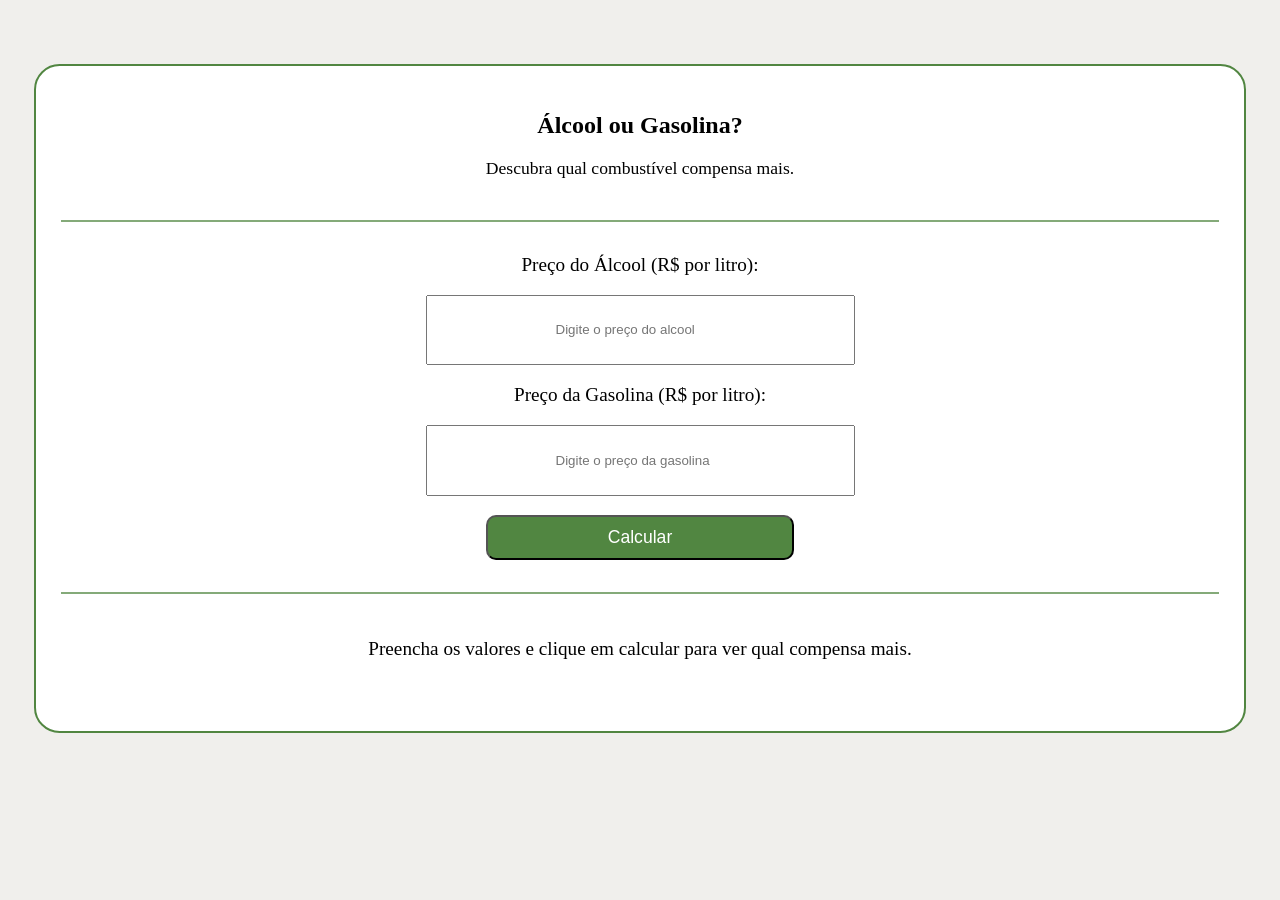
<file: alcool/index.html>
<!DOCTYPE html>
<html lang="en">

<head>
    <meta charset="UTF-8">
    <meta name="viewport" content="width=device-width, initial-scale=1.0">
    <title>Vai de alcool?</title>
    <link rel="stylesheet" href="style.css">
</head>
<body>
    <section>
        <div class="titulo">
            <h1>Álcool ou Gasolina?</h1>
            <h2>Descubra qual combustível compensa mais.</h2>
        </div>
        <div class="form">
            <p>
                <label for="alcool">Preço do Álcool (R$ por litro):</label>
            </p>
            <p>
                <input placeholder="Digite o preço do alcool" type="number" id="alcool">
            </p>
            <p>
                <label for="gasolina">Preço da Gasolina (R$ por litro):</label>
            </p>
            <p>
                <input placeholder="Digite o preço da gasolina" type="number" id="gasolina">
            </p>
            <p class="btn">
                <button id="calcular" class="calcular" onclick="compensa()" >Calcular</button>
            </p>
        </div>
        <div class="resultado">
            <p class="compensa" id="compensa">Preencha os valores e clique em calcular para ver qual compensa mais.</p>

        </div>









    </section>

</body>
<script src="script.js"></script>

</html>
</file>
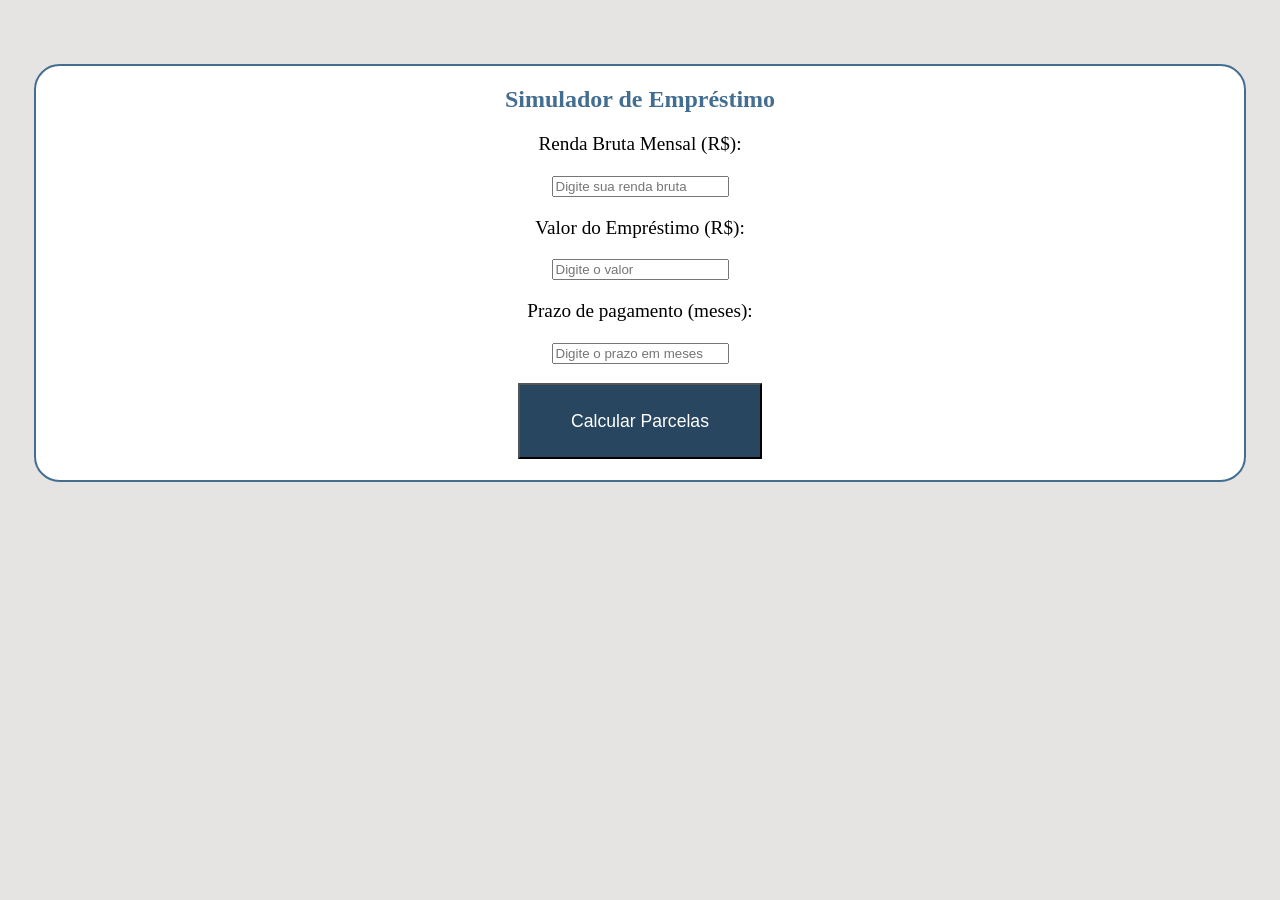
<file: simulador-emprestimo/index.html>
<!doctype html>
<html lang="en">
  <head>
    <meta charset="UTF-8" />
    <meta name="viewport" content="width=device-width, initial-scale=1.0" />
    <title>Simulador de Empréstimo</title>
    <link rel="stylesheet" href="style.css" />
  </head>

  <body>
    <section class="formulario">
      <h1>Simulador de Empréstimo</h1>
      <form>
        <p>
          <label for="bruto">Renda Bruta Mensal (R$):</label>
        </p>
        <p>
          <input
            id="bruto"
            type="number"
            placeholder="Digite sua renda bruta"
          />
        </p>
        <p>
          <label for="valor">Valor do Empréstimo (R$):</label>
        </p>
        <p>
          <input id="valor" type="number" placeholder="Digite o valor" />
        </p>
        <p>
          <label for="prazo">Prazo de pagamento (meses):</label>
        </p>
        <p>
          <input
            id="prazo"
            type="number"
            placeholder="Digite o prazo em meses"
          />
        </p>
        <p>
          <button id="submit" onclick="calculo()">Calcular Parcelas</button>
        </p>
      </form>

      <p id="resposta"></p>

      <p class="permissao" id="permissao"></p>
    </section>
  </body>
  <script src="script.js"></script>
</html>
</file>
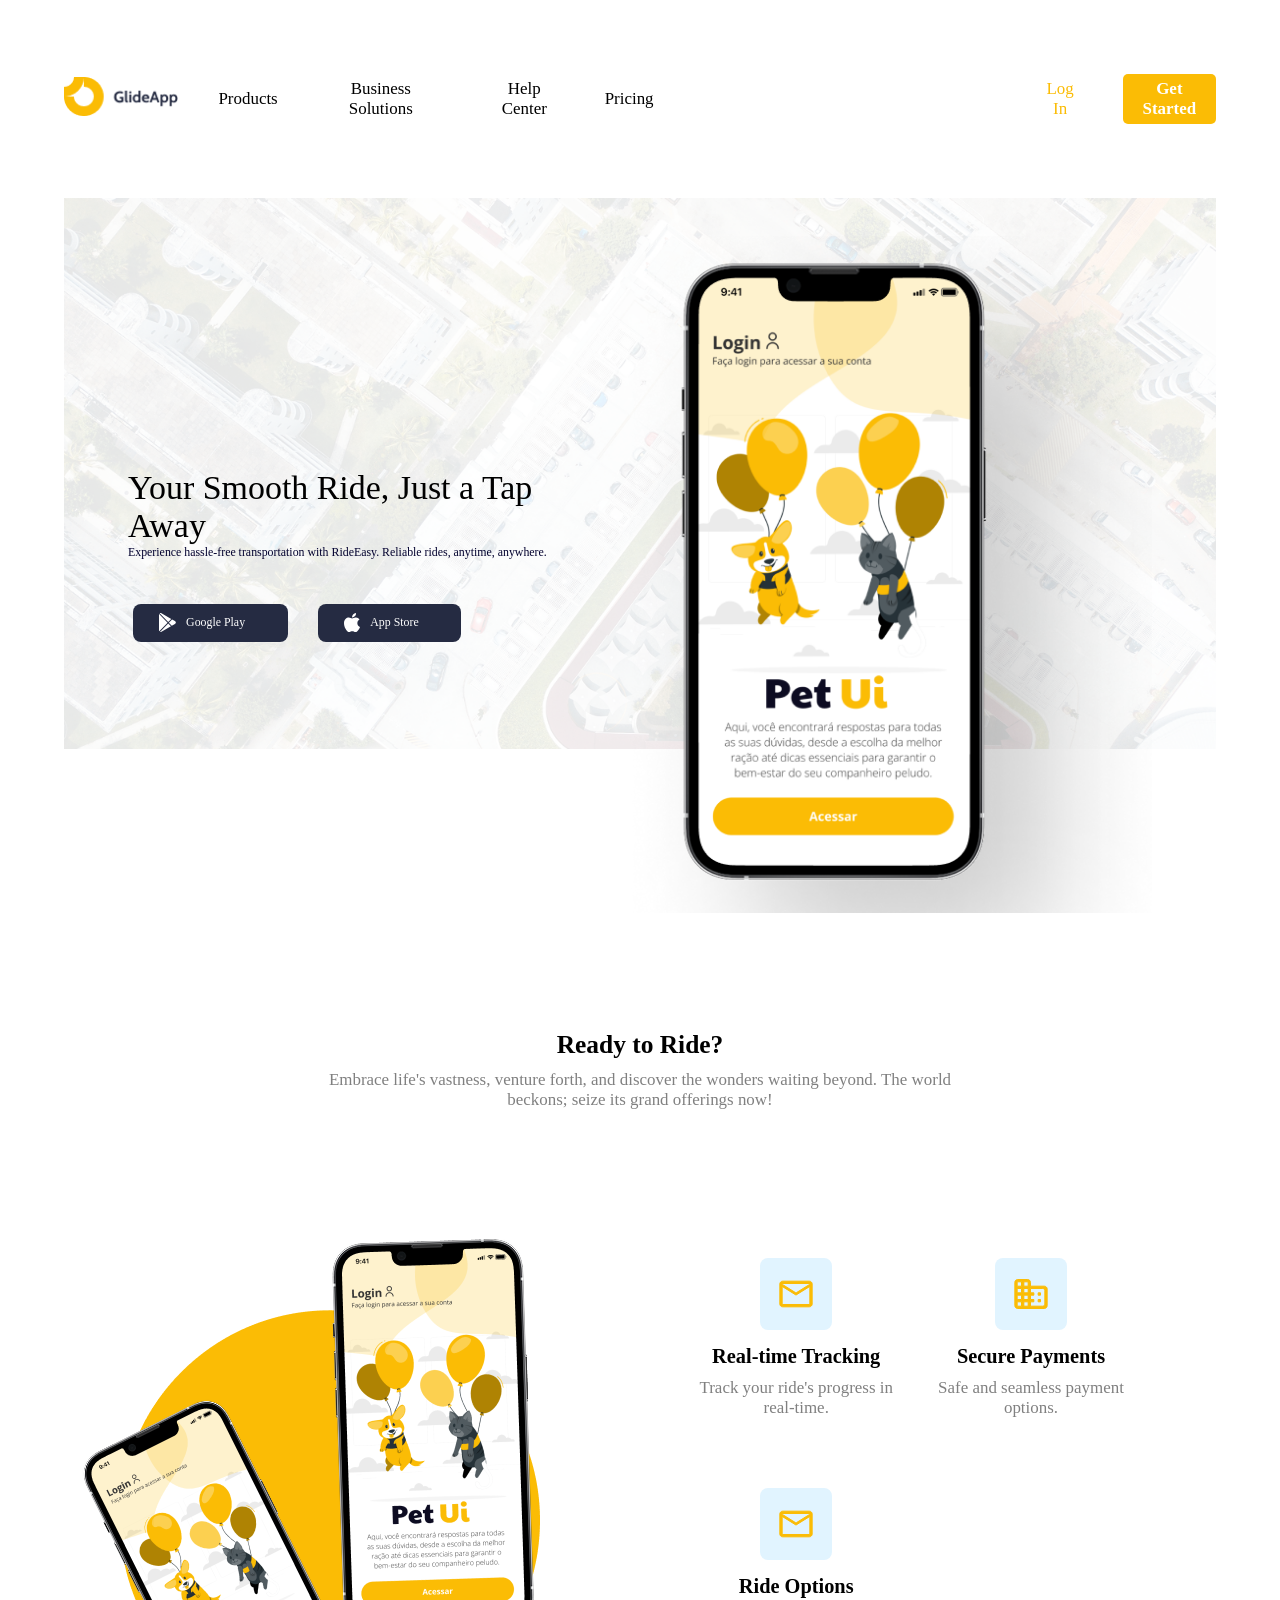
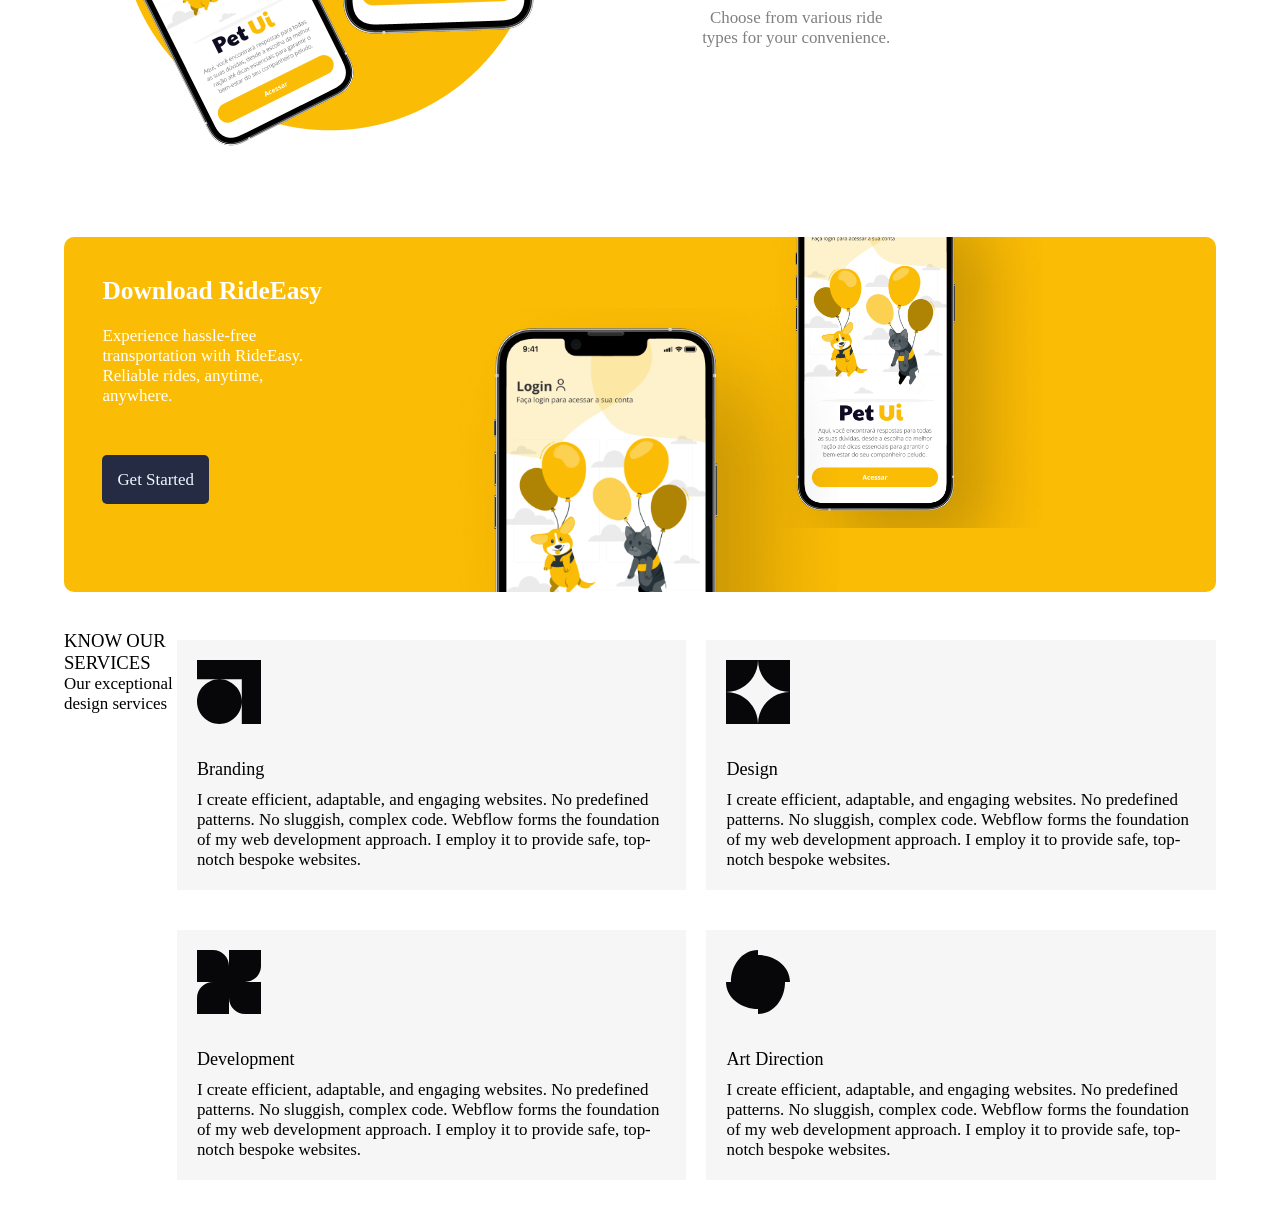
<file: taxi/index.html>
<!doctype html>
<html lang="en">
  <head>
    <meta charset="UTF-8" />
    <meta name="viewport" content="width=device-width, initial-scale=1.0" />
    <title>Document</title>
    <link rel="stylesheet" href="css/reset.css" />
    <link rel="stylesheet" href="css/style.css" />
  </head>
  <body>
    <header>
      <h1>
        <a href="index.html"
          ><img src="images/logo-glide-app.png" alt="logo-glide-app"
        /></a>
      </h1>
      <nav>
        <ul>
          <li></li>
          <li><a href="#">Products</a></li>
          <li><a href="#">Business Solutions</a></li>
          <li><a href="#">Help Center</a></li>
          <li><a href="#">Pricing</a></li>
        </ul>
        <ul>
          <li class="log"><a href="#">Log In</a></li>
          <li class="button"><a href="#">Get Started</a></li>
        </ul>
      </nav>
    </header>
    <main>
      <section class="banner">
        <div class="text">
          <h2>Your Smooth Ride, Just a Tap Away</h2>
          <p>
            Experience hassle-free transportation with RideEasy. Reliable rides,
            anytime, anywhere.
          </p>
          <p class="buttons">
            <a href="#"
              ><img src="images/icon-button-google.svg" alt="" />
              <span>Google Play</span></a
            >
            <a href="#"
              ><img src="images/icon-apple-ios.svg" alt="" /><span
                >App Store</span
              ></a
            >
          </p>
        </div>
        <div class="img">
          <img src="images/iphone-pet-ui.png" alt="" />
        </div>
      </section>
      <section class="ready">
        <h2>Ready to Ride?</h2>
        <p>
          Embrace life's vastness, venture forth, and discover the wonders
          waiting beyond. The world beckons; seize its grand offerings now!
        </p>
        <div>
          <div class="imagem">
            <img src="images/smartphones-pet-uis.png" alt="smartphones" />
          </div>
          <div class="lista">
            <ul>
              <li>
                <img src="images/icon-back-blue-letter.svg" alt="" />
                <h3>Real-time Tracking</h3>
                <p>Track your ride's progress in real-time.</p>
              </li>
              <li>
                <img src="images/icon-back-blue-building.svg" alt="" />
                <h3>Secure Payments</h3>
                <p>Safe and seamless payment options.</p>
              </li>
              <li>
                <img src="images/icon-back-blue-letter.svg" alt="" />
                <h3>Ride Options</h3>
                <p>Choose from various ride types for your convenience.</p>
              </li>
            </ul>
          </div>
        </div>
      </section>
      <section class="download">
        <h2>Download RideEasy</h2>
        <p>
            Experience hassle-free transportation with RideEasy. Reliable rides, anytime, anywhere.
        </p>
        <p>
            <a href="#">Get Started</a>
        </p>
      </section>
      <section class="services">
        <div class="text">
          <h2>
            KNOW OUR
            SERVICES
          </h2>
          <p>
            Our exceptional design services
          </p>
        </div>
        <div>
          <ul>
            <li class="branding">
              <img src="images/icon-brading.svg" alt="">
              <h3>Branding</h3>
              <p>I create efficient, adaptable, and engaging websites. No predefined patterns. No sluggish, complex code. Webflow forms the foundation of my web development approach. I employ it to provide safe, top-notch bespoke websites.</p>
            </li>
            <li>
              <img src="images/icon-design.svg" alt="">
              <h3>Design</h3>
              <p>I create efficient, adaptable, and engaging websites. No predefined patterns. No sluggish, complex code. Webflow forms the foundation of my web development approach. I employ it to provide safe, top-notch bespoke websites.</p>
            </li>
            <li>
              <img src="images/icon-development.svg" alt="">
              <h3>Development</h3>
              <p>I create efficient, adaptable, and engaging websites. No predefined patterns. No sluggish, complex code. Webflow forms the foundation of my web development approach. I employ it to provide safe, top-notch bespoke websites.</p>
            </li>
            <li>
              <img src="images/icon-art.svg" alt="">
              <h3>Art Direction</h3>
              <p>I create efficient, adaptable, and engaging websites. No predefined patterns. No sluggish, complex code. Webflow forms the foundation of my web development approach. I employ it to provide safe, top-notch bespoke websites.</p>
            </li>
          </ul>
        </div>
      </section>
    </main>
  </body>
</html>
</file>
<file: alcool/style.css>
html {
  background: rgb(240, 239, 236);
}
section {
  padding: 2vw;
  margin: 2vw;
  margin-top: 5vw;
  border: rgb(81, 134, 65) 2px solid;
  border-radius: 2vw;
  background-color: white;
  text-align: center;
}
h2 {
  font-size: 1.1rem;
  font-weight: 500;
}
.titulo {
  padding-bottom: 2vw;
}
.form {
  padding: 1vw 3vw;
  border-top: rgba(81, 134, 65, 0.7) 2px solid;
  border-bottom: rgba(81, 134, 65, 0.7) 2px solid;
}

label {
  font-size: 1.2rem;
}

input {
  padding: 2vw 10vw;
}
p {
  font-size: 1.2rem;
}
.btn {
  text-align: center;
}
button {
  background-color: rgb(81, 134, 65);
  color: white;
  display: inline-block;
  font-size: 1.1rem;
  padding: 10px 120px;
  border-radius: 10px;
}

p.compensa {
  padding: 2vw;
}
</file>
<file: simulador-emprestimo/style.css>
html {
  background: rgb(229, 228, 226);
}
.formulario {
  margin: 2vw;
  margin-top: 5vw;
  text-align: center;
  border: rgb(67, 110, 145) 2px solid;
  border-radius: 2vw;
  background-color: white;
}
h1 {
  color: rgb(67, 110, 145);
}
label {
  padding: 2vw;
}
p {
  font-size: 1.2rem;
}
button {
  background-color: rgb(40, 70, 95);
  color: white;
  font-size: 1.1rem;
  padding: 2vw 4vw;
}
p.permissao {
  color: red;
  font-size: 1.3rem;
  font-weight: 600;
}
</file>
<file: taxi/css/style.css>
html {
  font-size: clamp(1rem, calc(0.5rem + 0.7vw), 4rem);
}
header{
  padding: 5vw 0 0 0;
  text-align: center;
}
header nav ul li{
  margin: 10px 0;
}
header nav ul li.log{
  color: #FBBC05;
}
header nav li.button{
  background-color: #FBBC05;
  color: white;
  display: inline-block;
  padding: 5px;
  border-radius: 5px;
  font-weight: 600;
}
.banner{
  background: url(../images/background-banner.png) no-repeat;
  background-size: 100% auto;
  padding: 3vw 5vw 3vw 5vw;
  margin: 5vw 0 5vw 0;
}
.banner div.img{
  display: none;
}
.banner div h2{
  font-size: 2rem;
} 
.banner p{
  color: rgb(2, 1, 46);
  font-size: 0.7rem;
}
.banner p a{
  background-color: #252B42;
  display: flex;
  gap: 10px;
  align-items: center;
  margin: 3vw 0 ;
  padding: 0 2vw;
  border-radius: 8px;
  
}
.banner p.buttons{
  display: flex;
  color: white;
  padding: 5px;
  gap: 30px;
  text-align: center;
}
.banner p.buttons img{
  height: 50%;
}
.ready div.imagem{
  display: none;
}
.ready{
  text-align: center;
  padding: 3vw 5vw 3vw 5vw;
}
.ready h2{
  font-size: 1.5rem;
  font-weight: 700;
  padding: 10px 0;
}
.ready div ul li{
  margin: 20px 0;
}
.ready h3{
  font-size: 1.2rem;
  font-weight: 700;
  padding: 10px 0;
}
.ready p{
  color: gray;
}
.download{
  background: #FBBC05;
  margin: 3vw 5vw ;
  padding: 10px;
  border-radius: 10px;
  color: white;
}
.download h2{
  font-size: 1.5rem;
  font-weight: 700;
  padding: 0 0 20px 0;
}
.download p a {
  background: #252B42;
  color: aliceblue;
  padding: 15px;
  border-radius: 5px;
}
.download p {
  margin: 0 0 5vw 0;
}
.services {
  margin: 3vw 5vw;
}
.services h2 {
  font-size: 1.1rem;
}
.services .text {
  margin: 0 0 20px 0;
}
.services li {
  background: #f6f6f6;
  padding: 20px;
  margin: 10px 0;
}
.services h3 {
  padding: 30px 0 10px 0;
  font-size: 1.07rem;
}

@media only screen and (min-width: 600px){
  header{
    display: flex;
    align-items: center;
  }
  header nav{
    display: flex;
    justify-content: space-between;
    gap: 30vw;
  }
  header nav ul{
    display: flex;
    align-items: center;
    gap: 40px;
  }
  header{
    padding: 5vw 5vw 0vw 5vw;
  }
  .banner{
    display: flex;
    align-items: center;
    justify-content: space-between;
    background-size: auto 100%;
    background-size: 100% auto;
    margin: 5vw 5vw 2vw 5vw;
  }
  .banner div.img{
    display: block;
  }
  .ready div.imagem{
    display: block;
  }
  .ready > p{
    padding: 0 20vw 0 20vw;
  }
  .ready > div{
    display: flex;
    justify-content: center;
    gap: 12vw;
    margin: 10vw 0 0 0;
  }
  .ready ul{
    display: flex;
    flex-wrap: wrap;
    gap: 30px;
    width: 40vw;
  }
  .ready div ul li{
    width: 40%;
  }
  /*.ready ul{
    display: grid;
    grid-template-columns: 1fr 1fr ;
    gap: 30px;
  }*/
  .download{
    padding: 3vw;
    background: url(../images/iphone-pet-ui.png) no-repeat, url(../images/iphone-pet-ui.png) no-repeat, linear-gradient(#FBBC05, #FBBC05);
    background-size: auto 140%, auto 100%;
    background-position: center  -50%, 80% -5vw;
  }
  .download p{
    width: 20%;
  }
  .services{
    display: flex;
  }
  .services .text {
    width: 30%;
  }
  .services ul {
    display: grid;
    grid-template-columns: 1fr 1fr;
    gap: 20px;
  }
}
</file>
